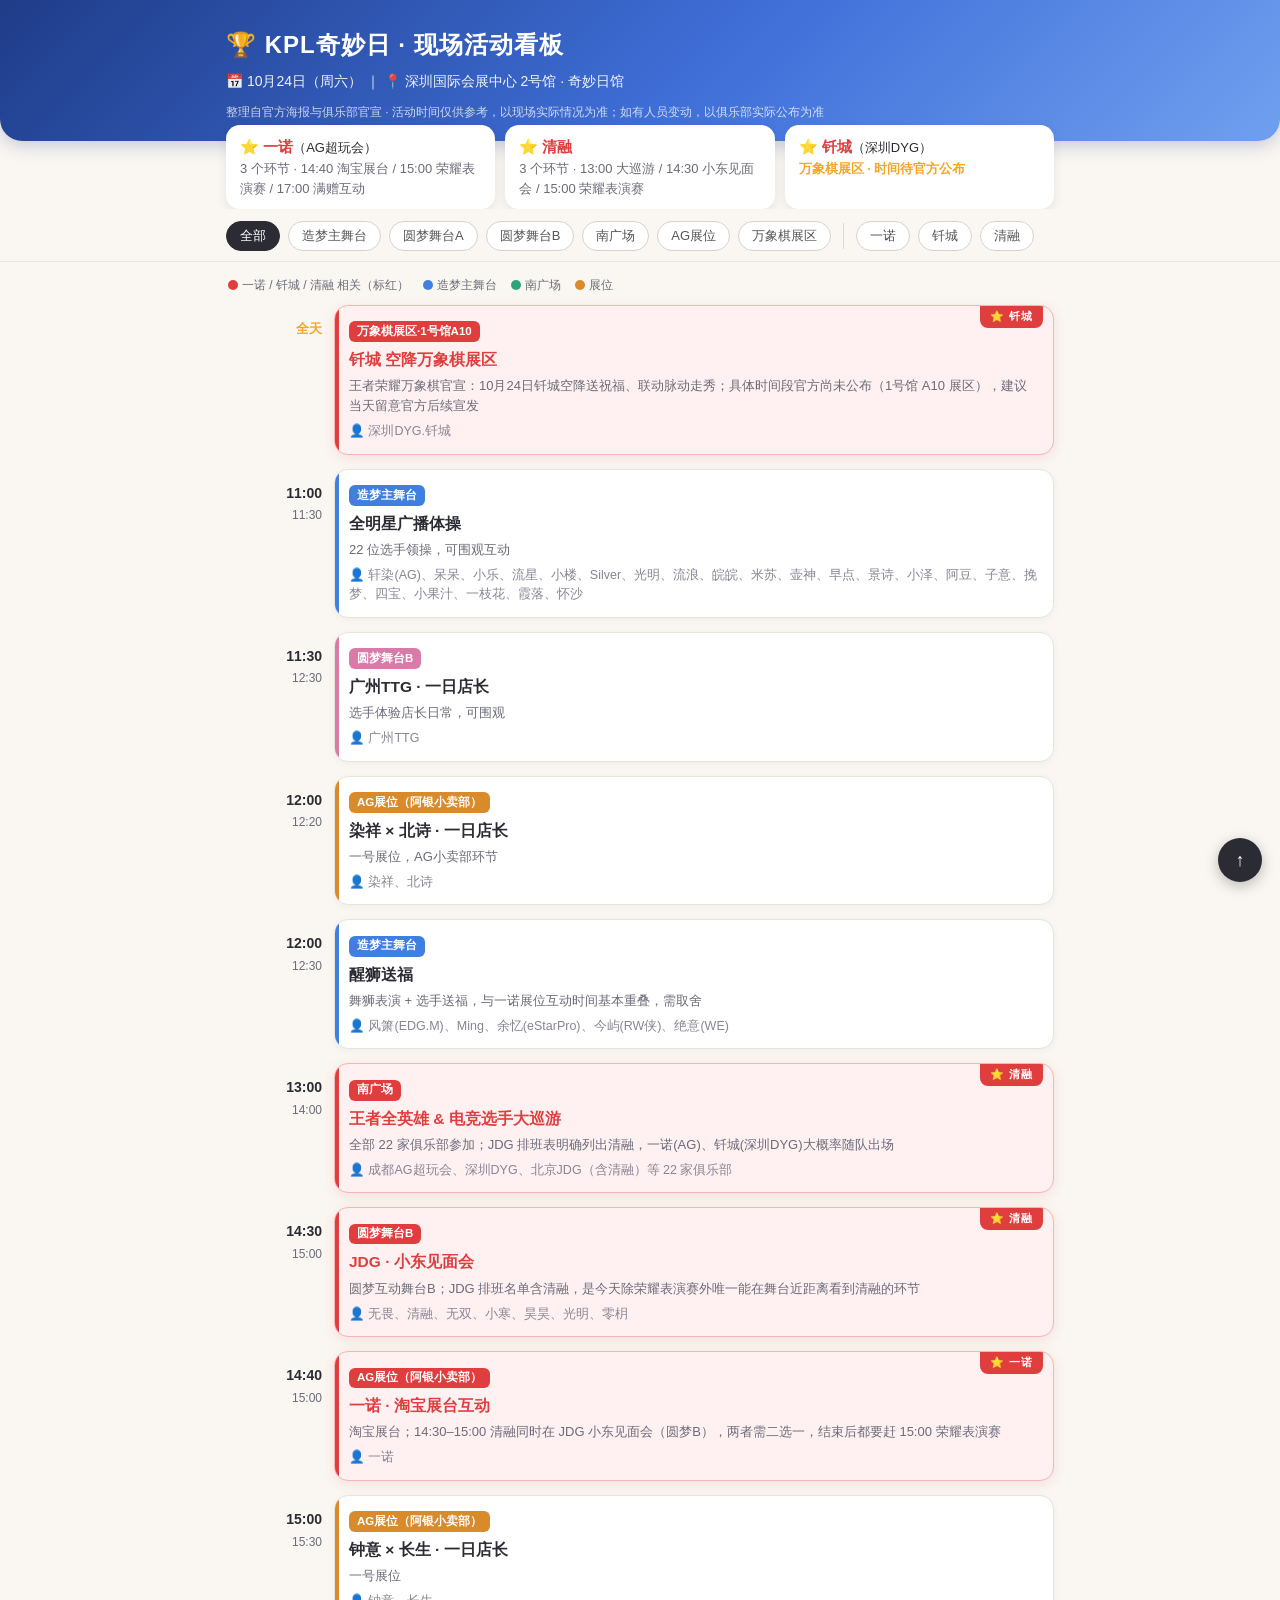
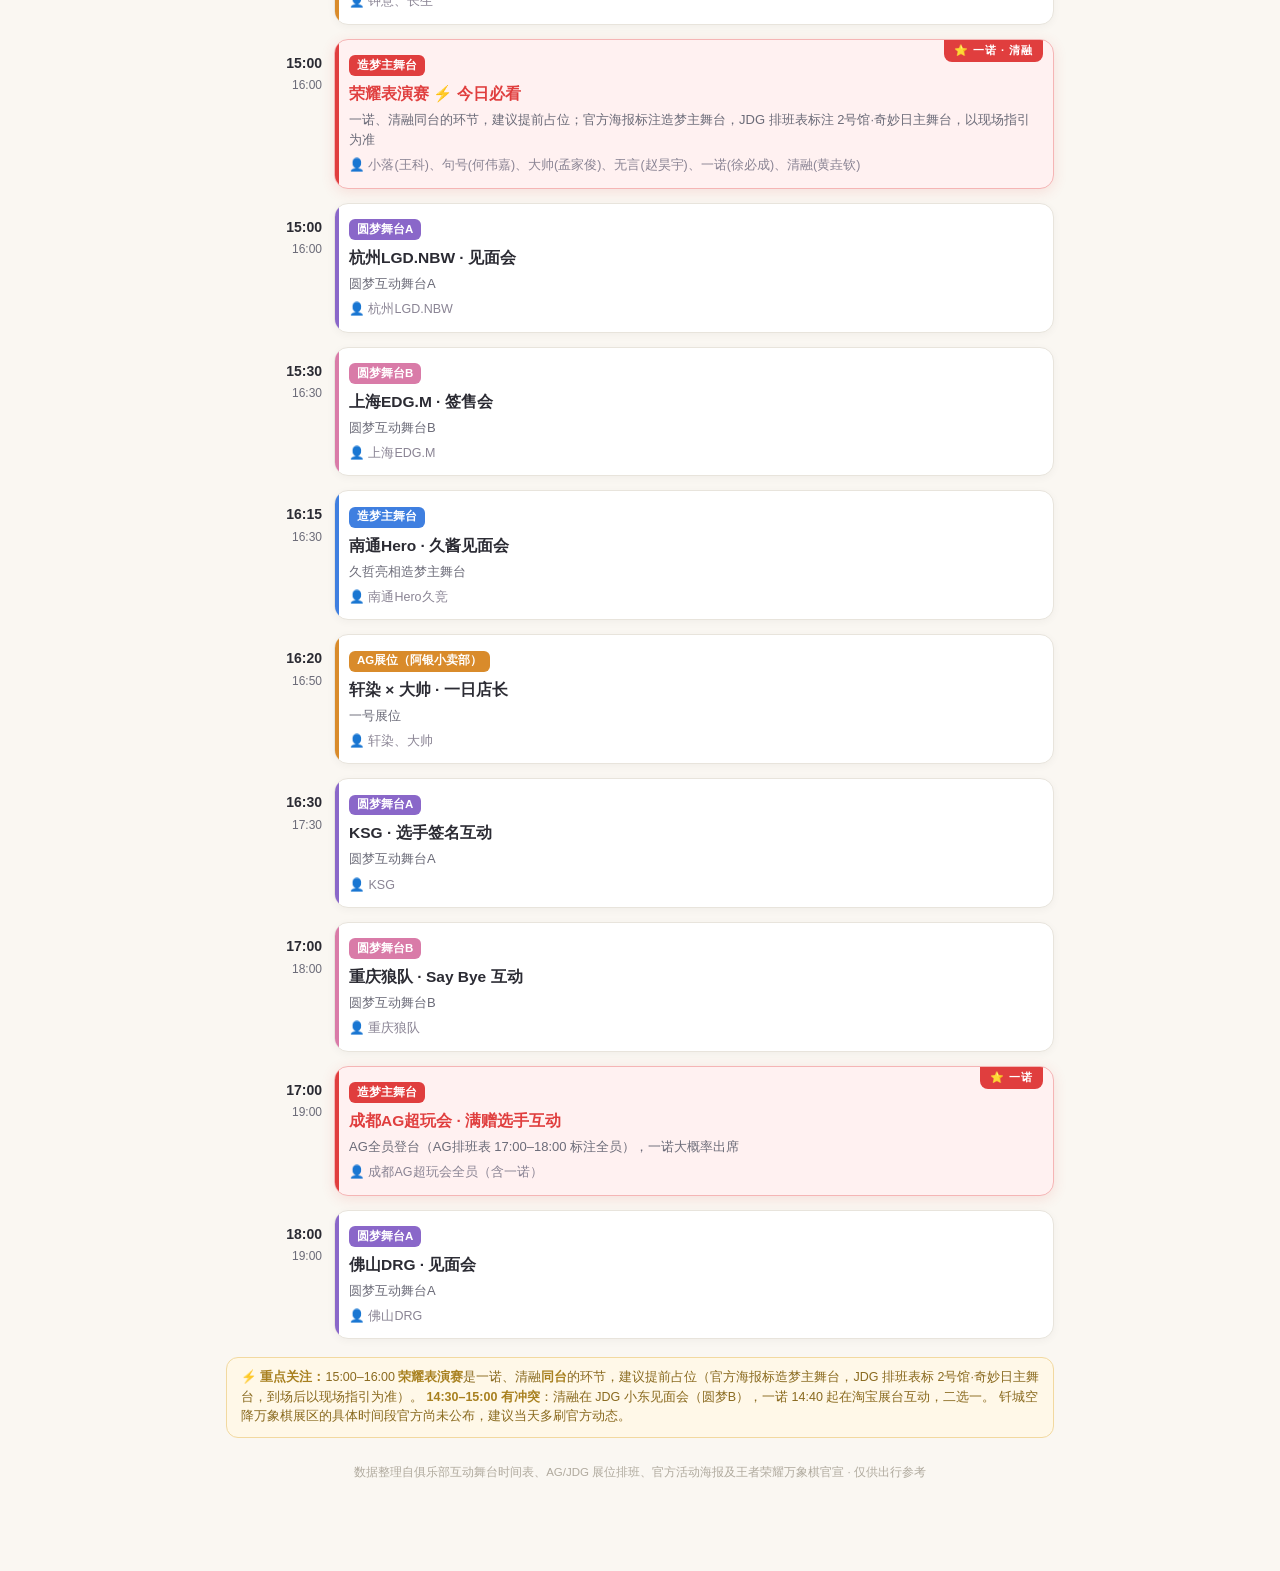
<file: assets/board/kpl-board.html>
<!DOCTYPE html>
<html lang="zh-CN">
<head>
<meta charset="UTF-8">
<meta name="viewport" content="width=device-width, initial-scale=1.0">
<title>KPL奇妙日 · 10月24日现场活动看板</title>
<style>
  :root{
    --red:#e03e3e; --red-bg:#fff1f1; --red-line:#f5b5b5;
    --ink:#2b2b33; --sub:#6b6b78; --line:#e8e4dc;
    --card:#ffffff; --bg:#faf7f2; --gold:#f6a623;
    --dream:#3f7fe0; --a:#8a67c9; --b:#d97ba8; --plaza:#2fa37c; --booth:#d98b2b;
  }
  *{margin:0;padding:0;box-sizing:border-box;-webkit-tap-highlight-color:transparent}
  body{background:var(--bg);color:var(--ink);font-family:"PingFang SC","Microsoft YaHei","Noto Sans SC",sans-serif;line-height:1.55;padding-bottom:90px}
  .wrap{max-width:860px;margin:0 auto;padding:0 16px}

  header{background:linear-gradient(135deg,#1f3c88 0%,#3f6fd8 55%,#6fa0ef 100%);color:#fff;padding:26px 0 20px;border-radius:0 0 22px 22px;box-shadow:0 4px 18px rgba(31,60,136,.25)}
  header h1{font-size:24px;letter-spacing:1px}
  header .meta{margin-top:8px;font-size:14px;opacity:.92}
  header .note{margin-top:10px;font-size:12px;opacity:.75}

  .stars{margin:-16px auto 0;display:flex;gap:10px;flex-wrap:wrap;justify-content:center;max-width:860px;padding:0 16px}
  .star-chip{background:#fff;border-radius:14px;padding:10px 14px;box-shadow:0 3px 12px rgba(0,0,0,.08);font-size:13px;min-width:150px;flex:1}
  .star-chip b{color:var(--red);font-size:15px}
  .star-chip .cnt{color:var(--sub)}
  .star-chip .tbd{color:var(--gold);font-weight:600}

  .filters{position:sticky;top:0;z-index:50;background:rgba(250,247,242,.96);backdrop-filter:blur(6px);padding:12px 0 10px;border-bottom:1px solid var(--line)}
  .chips{display:flex;gap:8px;flex-wrap:wrap}
  .chip{border:1.5px solid #d8d2c6;background:#fff;border-radius:999px;padding:5px 13px;font-size:13px;cursor:pointer;color:#555;transition:.15s}
  .chip.on{background:var(--ink);color:#fff;border-color:var(--ink)}
  .chip.player.on{background:var(--red);border-color:var(--red)}
  .chips .sep{width:1px;background:#ddd8ce;margin:2px 4px}

  .legend{display:flex;gap:14px;align-items:center;font-size:12px;color:var(--sub);margin:14px 2px 4px;flex-wrap:wrap}
  .legend .dot{display:inline-block;width:10px;height:10px;border-radius:50%;margin-right:4px;vertical-align:-1px}

  .timeline{margin-top:10px}
  .tl-item{display:flex;gap:12px;margin-bottom:14px}
  .tl-time{flex:0 0 96px;text-align:right;padding-top:14px}
  .tl-time .t{font-weight:700;font-size:14px;font-variant-numeric:tabular-nums}
  .tl-item.all-day .tl-time .t{font-size:13px;color:var(--gold)}
  .tl-body{flex:1;min-width:0}
  .card{background:var(--card);border:1px solid var(--line);border-radius:14px;padding:12px 14px;box-shadow:0 2px 8px rgba(0,0,0,.04);position:relative;overflow:hidden}
  .card::before{content:"";position:absolute;left:0;top:0;bottom:0;width:4px;background:var(--vc,#ccc)}
  .card h3{font-size:15.5px;font-weight:700}
  .card .venue{display:inline-block;font-size:11.5px;color:#fff;background:var(--vc,#999);border-radius:6px;padding:1.5px 8px;margin-bottom:6px;font-weight:600}
  .card .desc{font-size:13px;color:var(--sub);margin-top:4px}
  .card .who{font-size:12.5px;color:#8a8494;margin-top:6px}
  .card.hit{background:var(--red-bg);border-color:var(--red-line);box-shadow:0 3px 14px rgba(224,62,62,.13)}
  .card.hit::before{background:var(--red)}
  .card.hit h3{color:var(--red)}
  .card.hit .venue{background:var(--red)}
  .star-badge{position:absolute;top:-1px;right:10px;background:var(--red);color:#fff;font-size:11px;padding:3px 10px;border-radius:0 0 8px 8px;font-weight:700;letter-spacing:1px}
  .tag{display:inline-block;font-size:11px;border:1px solid #d8d2c6;color:#8a8494;border-radius:6px;padding:1px 7px;margin:3px 4px 0 0}
  .tip{background:#fff8e8;border:1px solid #f2d9a0;color:#8a6a1f;border-radius:12px;padding:10px 14px;font-size:12.5px;margin-top:18px}
  .tip b{color:#a8801f}
  .empty{text-align:center;color:var(--sub);padding:40px 0;font-size:14px;display:none}
  footer{text-align:center;font-size:11.5px;color:#b0aa9e;margin-top:26px;padding:0 20px}

  .fab{position:fixed;right:18px;bottom:18px;z-index:60}
  .fab button{width:44px;height:44px;border-radius:50%;border:none;background:var(--ink);color:#fff;font-size:18px;cursor:pointer;box-shadow:0 4px 14px rgba(0,0,0,.25)}
  @media (max-width:520px){
    .tl-time{flex-basis:78px}
    header h1{font-size:20px}
  }
</style>
</head>
<body>

<header>
  <div class="wrap">
    <h1>🏆 KPL奇妙日 · 现场活动看板</h1>
    <div class="meta">📅 10月24日（周六） ｜ 📍 深圳国际会展中心 2号馆 · 奇妙日馆</div>
    <div class="note">整理自官方海报与俱乐部官宣 · 活动时间仅供参考，以现场实际情况为准；如有人员变动，以俱乐部实际公布为准</div>
  </div>
</header>

<div class="stars wrap" style="display:flex">
  <div class="star-chip"><b>⭐ 一诺</b>（AG超玩会）<br><span class="cnt">3 个环节 · 14:40 淘宝展台 / 15:00 荣耀表演赛 / 17:00 满赠互动</span></div>
  <div class="star-chip"><b>⭐ 清融</b><br><span class="cnt">3 个环节 · 13:00 大巡游 / 14:30 小东见面会 / 15:00 荣耀表演赛</span></div>
  <div class="star-chip"><b>⭐ 钎城</b>（深圳DYG）<br><span class="tbd">万象棋展区 · 时间待官方公布</span></div>
</div>

<div class="filters">
  <div class="wrap">
    <div class="chips" id="venueChips">
      <button class="chip on" data-v="all">全部</button>
      <button class="chip" data-v="dream">造梦主舞台</button>
      <button class="chip" data-v="a">圆梦舞台A</button>
      <button class="chip" data-v="b">圆梦舞台B</button>
      <button class="chip" data-v="plaza">南广场</button>
      <button class="chip" data-v="ag">AG展位</button>
      <button class="chip" data-v="chess">万象棋展区</button>
      <span class="sep"></span>
      <button class="chip player" data-p="一诺">一诺</button>
      <button class="chip player" data-p="钎城">钎城</button>
      <button class="chip player" data-p="清融">清融</button>
    </div>
  </div>
</div>

<div class="wrap">
  <div class="legend">
    <span><span class="dot" style="background:var(--red)"></span>一诺 / 钎城 / 清融 相关（标红）</span>
    <span><span class="dot" style="background:var(--dream)"></span>造梦主舞台</span>
    <span><span class="dot" style="background:var(--plaza)"></span>南广场</span>
    <span><span class="dot" style="background:var(--booth)"></span>展位</span>
  </div>

  <div class="timeline" id="timeline"></div>
  <div class="empty" id="empty">该筛选条件下暂无活动</div>

  <div class="tip">
    <b>⚡ 重点关注：</b>15:00–16:00 <b>荣耀表演赛</b>是一诺、清融<b>同台</b>的环节，建议提前占位（官方海报标造梦主舞台，JDG 排班表标 2号馆·奇妙日主舞台，到场后以现场指引为准）。
    <b>14:30–15:00 有冲突</b>：清融在 JDG 小东见面会（圆梦B），一诺 14:40 起在淘宝展台互动，二选一。
    钎城空降万象棋展区的具体时间段官方尚未公布，建议当天多刷官方动态。
  </div>
</div>

<footer>数据整理自俱乐部互动舞台时间表、AG/JDG 展位排班、官方活动海报及王者荣耀万象棋官宣 · 仅供出行参考</footer>

<div class="fab"><button onclick="window.scrollTo({top:0,behavior:'smooth'})">↑</button></div>

<script>
const VENUES = {
  dream:{name:"造梦主舞台",color:"#3f7fe0"},
  a:{name:"圆梦舞台A",color:"#8a67c9"},
  b:{name:"圆梦舞台B",color:"#d97ba8"},
  plaza:{name:"南广场",color:"#2fa37c"},
  ag:{name:"AG展位（阿银小卖部）",color:"#d98b2b"},
  chess:{name:"万象棋展区·1号馆A10",color:"#c2504a"}
};
const TARGETS = ["一诺","钎城","清融"];

// 按开始时间排序；allDay:true 的排在最前
const EVENTS = [
  {s:"11:00",e:"11:30",v:"dream",title:"全明星广播体操",desc:"22 位选手领操，可围观互动",who:"轩染(AG)、呆呆、小乐、流星、小楼、Silver、光明、流浪、皖皖、米苏、壶神、早点、景诗、小泽、阿豆、子意、挽梦、四宝、小果汁、一枝花、霞落、怀沙",targets:[]},
  {s:"11:30",e:"12:30",v:"b",title:"广州TTG · 一日店长",desc:"选手体验店长日常，可围观",who:"广州TTG",targets:[]},
  {s:"12:00",e:"12:20",v:"ag",title:"染祥 × 北诗 · 一日店长",desc:"一号展位，AG小卖部环节",who:"染祥、北诗",targets:[]},
  {s:"12:00",e:"12:30",v:"dream",title:"醒狮送福",desc:"舞狮表演 + 选手送福，与一诺展位互动时间基本重叠，需取舍",who:"风箫(EDG.M)、Ming、余忆(eStarPro)、今屿(RW侠)、绝意(WE)",targets:[]},
  {s:"13:00",e:"14:00",v:"plaza",title:"王者全英雄 & 电竞选手大巡游",desc:"全部 22 家俱乐部参加；JDG 排班表明确列出清融，一诺(AG)、钎城(深圳DYG)大概率随队出场",who:"成都AG超玩会、深圳DYG、北京JDG（含清融）等 22 家俱乐部",targets:["清融"]},
  {s:"14:40",e:"15:00",v:"ag",title:"一诺 · 淘宝展台互动",desc:"淘宝展台；14:30–15:00 清融同时在 JDG 小东见面会（圆梦B），两者需二选一，结束后都要赶 15:00 荣耀表演赛",who:"一诺",targets:["一诺"]},
  {s:"15:00",e:"15:30",v:"ag",title:"钟意 × 长生 · 一日店长",desc:"一号展位",who:"钟意、长生",targets:[]},
  {s:"15:00",e:"16:00",v:"dream",title:"荣耀表演赛 ⚡ 今日必看",desc:"一诺、清融同台的环节，建议提前占位；官方海报标注造梦主舞台，JDG 排班表标注 2号馆·奇妙日主舞台，以现场指引为准",who:"小落(王科)、句号(何伟嘉)、大帅(孟家俊)、无言(赵昊宇)、一诺(徐必成)、清融(黄垚钦)",targets:["一诺","清融"]},
  {s:"15:00",e:"16:00",v:"a",title:"杭州LGD.NBW · 见面会",desc:"圆梦互动舞台A",who:"杭州LGD.NBW",targets:[]},
  {s:"15:30",e:"16:30",v:"b",title:"上海EDG.M · 签售会",desc:"圆梦互动舞台B",who:"上海EDG.M",targets:[]},
  {s:"16:15",e:"16:30",v:"dream",title:"南通Hero · 久酱见面会",desc:"久哲亮相造梦主舞台",who:"南通Hero久竞",targets:[]},
  {s:"16:20",e:"16:50",v:"ag",title:"轩染 × 大帅 · 一日店长",desc:"一号展位",who:"轩染、大帅",targets:[]},
  {s:"16:30",e:"17:30",v:"a",title:"KSG · 选手签名互动",desc:"圆梦互动舞台A",who:"KSG",targets:[]},
  {s:"17:00",e:"18:00",v:"b",title:"重庆狼队 · Say Bye 互动",desc:"圆梦互动舞台B",who:"重庆狼队",targets:[]},
  {s:"17:00",e:"19:00",v:"dream",title:"成都AG超玩会 · 满赠选手互动",desc:"AG全员登台（AG排班表 17:00–18:00 标注全员），一诺大概率出席",who:"成都AG超玩会全员（含一诺）",targets:["一诺"]},
  {s:"18:00",e:"19:00",v:"a",title:"佛山DRG · 见面会",desc:"圆梦互动舞台A",who:"佛山DRG",targets:[]},
  {s:"",e:"",v:"chess",allDay:true,title:"钎城 空降万象棋展区",desc:"王者荣耀万象棋官宣：10月24日钎城空降送祝福、联动脉动走秀；具体时间段官方尚未公布（1号馆 A10 展区），建议当天留意官方后续宣发",who:"深圳DYG.钎城",targets:["钎城"]},
  {s:"14:30",e:"15:00",v:"b",title:"JDG · 小东见面会",desc:"圆梦互动舞台B；JDG 排班名单含清融，是今天除荣耀表演赛外唯一能在舞台近距离看到清融的环节",who:"无畏、清融、无双、小寒、昊昊、光明、零枂",targets:["清融"]}
];

const tl = document.getElementById("timeline");
const empty = document.getElementById("empty");
let curV = "all", curP = null;

function toMin(t){const [h,m]=t.split(":").map(Number);return h*60+m;}

function render(){
  let list = EVENTS.filter(ev=>{
    if(curV!=="all" && ev.v!==curV) return false;
    if(curP && !(ev.targets&&ev.targets.includes(curP))) return false;
    return true;
  });
  list.sort((x,y)=>{
    if(!!x.allDay!==!!y.allDay) return x.allDay?-1:1;
    return toMin(x.s)-toMin(y.s);
  });
  tl.innerHTML = list.map(ev=>{
    const v = VENUES[ev.v];
    const hit = ev.targets && ev.targets.length;
    const time = ev.allDay ? "全天" : `${ev.s}<br><span style="font-weight:400;color:var(--sub);font-size:12px">${ev.e}</span>`;
    const who = ev.who?`<div class="who">👤 ${ev.who}</div>`:"";
    const badge = hit?`<div class="star-badge">⭐ ${ev.targets.join(" · ")}</div>`:"";
    return `<div class="tl-item${ev.allDay?' all-day':''}">
      <div class="tl-time"><div class="t">${time}</div></div>
      <div class="tl-body">
        <div class="card${hit?' hit':''}" style="--vc:${hit?'var(--red)':v.color}">
          ${badge}
          <span class="venue">${v.name}</span>
          <h3>${ev.title}</h3>
          <div class="desc">${ev.desc}</div>
          ${who}
        </div>
      </div>
    </div>`;
  }).join("");
  empty.style.display = list.length?"none":"block";
}

document.querySelectorAll("#venueChips .chip").forEach(btn=>{
  btn.addEventListener("click",()=>{
    if(btn.dataset.v){
      curV = btn.dataset.v; curP = null;
    }else{
      curP = (curP===btn.dataset.p)?null:btn.dataset.p;
      curV = "all";
    }
    document.querySelectorAll("#venueChips .chip").forEach(b=>b.classList.remove("on"));
    if(curP){
      document.querySelector(`.chip[data-p="${curP}"]`).classList.add("on");
    }else if(curV==="all"){
      document.querySelector('.chip[data-v="all"]').classList.add("on");
    }else{
      document.querySelector(`.chip[data-v="${curV}"]`).classList.add("on");
    }
    render();
  });
});

render();
</script>
</body>
</html>
</file>
